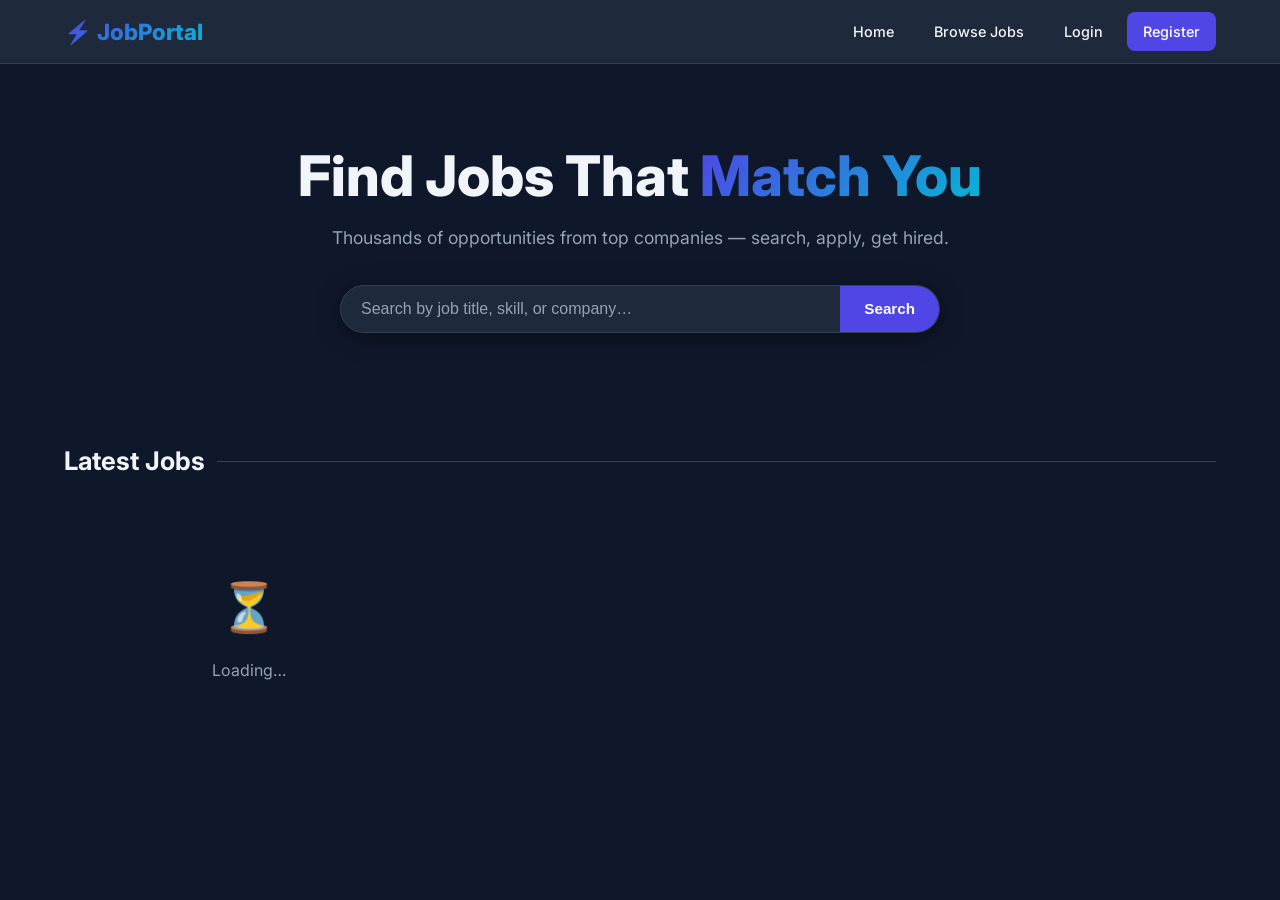
<file: backend/src/main/resources/static/index.html>
<!DOCTYPE html>
<html lang="en">
<head>
  <meta charset="UTF-8">
  <meta name="viewport" content="width=device-width, initial-scale=1.0">
  <title>JobPortal — Find Your Dream Job</title>
  <meta name="description" content="Browse thousands of job listings and apply instantly on JobPortal.">
  <link rel="preconnect" href="https://fonts.googleapis.com">
  <link href="https://fonts.googleapis.com/css2?family=Inter:wght@400;500;600;700;800&display=swap" rel="stylesheet">
  <link rel="stylesheet" href="style.css">
</head>
<body>

<!-- ── Navbar ── -->
<nav>
  <span class="nav-brand">⚡ JobPortal</span>
  <div class="nav-links" id="nav-links"></div>
</nav>

<!-- ── Hero ── -->
<section class="hero">
  <h1>Find Jobs That <span>Match You</span></h1>
  <p>Thousands of opportunities from top companies — search, apply, get hired.</p>
  <div class="search-bar">
    <input id="search-input" type="text" placeholder="Search by job title, skill, or company…" />
    <button id="search-btn" onclick="searchJobs()">Search</button>
  </div>
</section>

<!-- ── Job Listings ── -->
<section class="section">
  <h2 class="section-title">Latest Jobs</h2>
  <div class="grid" id="jobs-grid">
    <div class="empty-state"><div class="big">⏳</div>Loading jobs…</div>
  </div>
</section>

<script src="app.js"></script>
<script>
  // Render nav based on login state
  renderNav('nav-links');

  // Load all jobs on page load
  async function loadJobs(title = '') {
    const grid = document.getElementById('jobs-grid');
    grid.innerHTML = '<div class="empty-state"><div class="big">⏳</div>Loading…</div>';

    const url = title ? `/jobs?title=${encodeURIComponent(title)}` : '/jobs';
    const res = await apiFetch(url);
    const jobs = await res.json();

    if (!jobs.length) {
      grid.innerHTML = '<div class="empty-state"><div class="big">🔍</div>No jobs found.</div>';
      return;
    }

    // Inside index.html - loadJobs function
grid.innerHTML = jobs.map(j => `
  <div class="card" onclick="window.location='/jobs.html#${j.id}'">
    <div class="card-title">${j.title}</div>
    <div class="card-company">${j.company}</div>
    <div class="card-meta">
      <span class="tag">📍 ${j.location}</span>
      <span class="tag">💼 ${j.type}</span>
    </div>
    <div class="card-desc">${j.description || 'No description provided.'}</div>
    <div class="card-footer">
      <span class="card-date">${formatDate(j.postedDate)}</span>
      <a href="jobs.html#${j.id}" class="btn btn-primary btn-sm">View →</a>
    </div>
  </div>
`).join('');
  }

  function searchJobs() {
    const q = document.getElementById('search-input').value.trim();
    loadJobs(q);
  }

  // Allow search on Enter key
  document.getElementById('search-input').addEventListener('keydown', e => {
    if (e.key === 'Enter') searchJobs();
  });

  loadJobs();
</script>
</body>
</html>
</file>
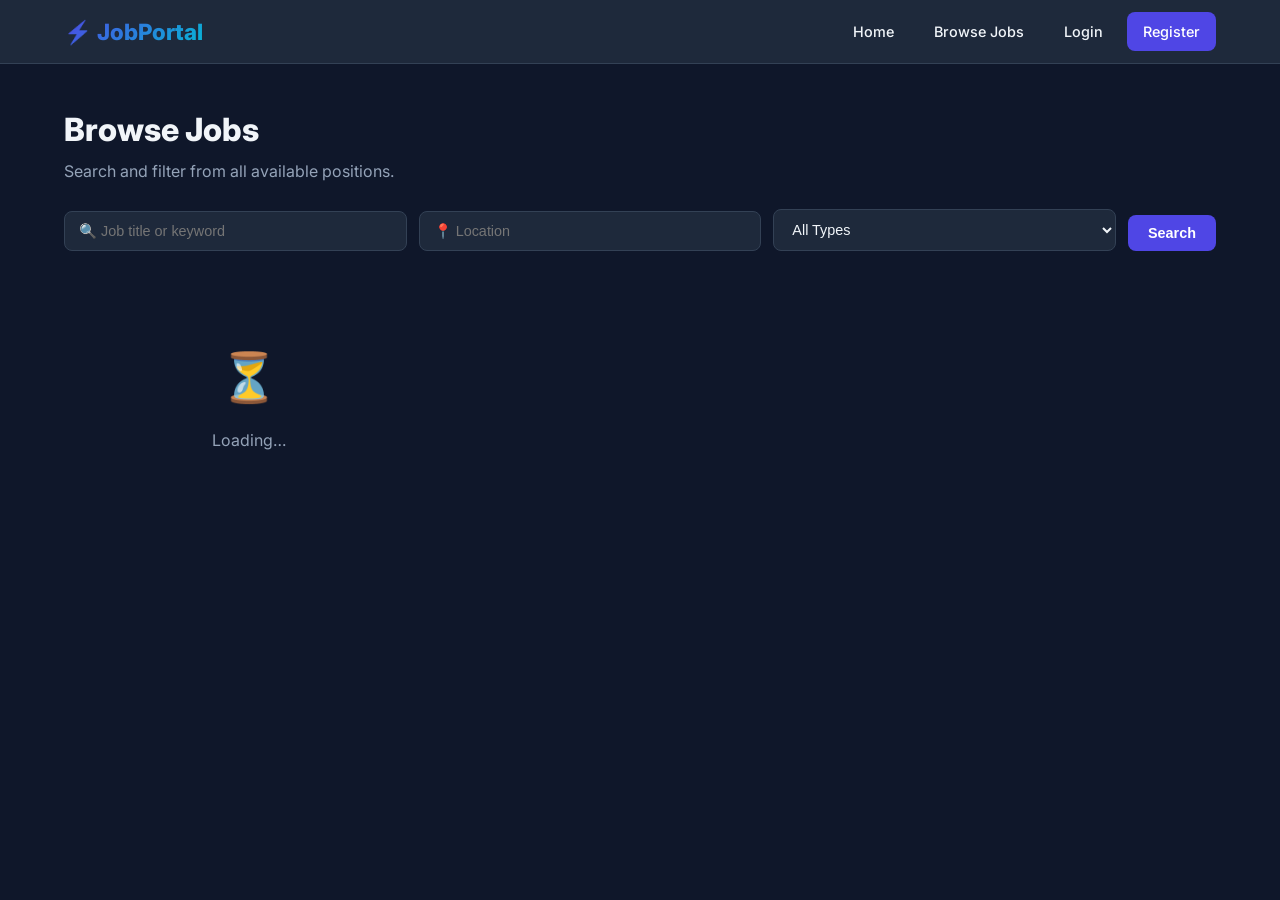
<file: backend/src/main/resources/static/jobs.html>
<!DOCTYPE html>
<html lang="en">
<head>
  <meta charset="UTF-8">
  <meta name="viewport" content="width=device-width, initial-scale=1.0">
  <title>Browse Jobs — JobPortal</title>
  <meta name="description" content="Search and filter job listings on JobPortal.">
  <link rel="preconnect" href="https://fonts.googleapis.com">
  <link href="https://fonts.googleapis.com/css2?family=Inter:wght@400;500;600;700;800&display=swap" rel="stylesheet">
  <link rel="stylesheet" href="style.css">
</head>
<body>

<nav>
  <span class="nav-brand">⚡ JobPortal</span>
  <div class="nav-links" id="nav-links"></div>
</nav>

<div class="dashboard-header">
  <h1>Browse Jobs</h1>
  <p>Search and filter from all available positions.</p>
</div>

<!-- ── Filters ── -->
<div class="filter-row">
  <input id="f-title"    type="text"   placeholder="🔍 Job title or keyword">
  <input id="f-location" type="text"   placeholder="📍 Location">
  <select id="f-type">
    <option value="">All Types</option>
    <option>Full-time</option>
    <option>Part-time</option>
    <option>Internship</option>
    <option>Remote</option>
  </select>
  <button class="btn btn-primary" onclick="loadJobs()">Search</button>
</div>

<!-- ── Job Grid ── -->
<div class="section" style="padding-top:0">
  <div class="grid" id="jobs-grid">
    <div class="empty-state"><div class="big">⏳</div>Loading…</div>
  </div>
</div>

<!-- ── Apply Modal ── -->
<div id="modal-overlay" style="display:none;position:fixed;inset:0;background:rgba(0,0,0,.6);z-index:200;align-items:center;justify-content:center;">
  <div style="background:var(--surface);border:1px solid var(--surface2);border-radius:var(--radius);padding:32px;max-width:480px;width:90%">
    <h3 id="modal-title" style="margin-bottom:8px;font-size:1.2rem;"></h3>
    <p id="modal-company" style="color:var(--accent);margin-bottom:12px;"></p>
    <p id="modal-desc" style="color:var(--muted);font-size:0.9rem;margin-bottom:24px;"></p>
    <div id="modal-actions" style="display:flex;gap:12px;flex-wrap:wrap;"></div>
    <button onclick="closeModal()" class="btn btn-outline mt-4" style="margin-top:12px;">Close</button>
  </div>
</div>

<script src="app.js"></script>
<script>
    renderNav('nav-links');
    const user = getUser();
    let selectedJob = null;

    async function loadJobs() {
      const grid = document.getElementById('jobs-grid');
      grid.innerHTML = '<div class="empty-state"><div class="big">⏳</div>Loading…</div>';

      const params = new URLSearchParams({
        title:    document.getElementById('f-title').value.trim(),
        location: document.getElementById('f-location').value.trim(),
        type:     document.getElementById('f-type').value,
      });

      const res  = await apiFetch('/jobs?' + params);
      const jobs = await res.json();

      if (!jobs.length) {
        grid.innerHTML = '<div class="empty-state"><div class="big">🔍</div>No jobs found.</div>';
        return;
      }

      grid.innerHTML = jobs.map(j => `
        <div class="card" onclick="openJob(${JSON.stringify(j).replace(/"/g,'&quot;')})">
          <div class="card-title">${j.title}</div>
          <div class="card-company">${j.company}</div>
          <div class="card-meta">
            <span class="tag">📍 ${j.location}</span>
            <span class="tag">💼 ${j.type}</span>
          </div>
          <div class="card-desc">${j.description || 'No description.'}</div>
          <div class="card-footer">
            <span class="card-date">${formatDate(j.postedDate)}</span>
            <span class="btn btn-primary btn-sm">View Details →</span>
          </div>
        </div>
      `).join('');
    }

    function openJob(job) {
      selectedJob = job;
      document.getElementById('modal-title').textContent   = job.title;
      document.getElementById('modal-company').textContent = job.company + ' · ' + job.location + ' · ' + job.type;
      document.getElementById('modal-desc').textContent    = job.description || 'No description provided.';

      const actions = document.getElementById('modal-actions');
      if (user && user.role === 'seeker') {
        actions.innerHTML = `<button class="btn btn-primary" onclick="applyNow(${job.id})">✅ Apply Now</button>`;
      } else if (!user) {
        actions.innerHTML = `<a href="login.html" class="btn btn-primary">Login to Apply</a>`;
      } else {
        actions.innerHTML = `<span class="text-muted text-sm">You cannot apply as a ${user.role}.</span>`;
      }

      const overlay = document.getElementById('modal-overlay');
      overlay.style.display = 'flex';
    }

    function closeModal() {
      document.getElementById('modal-overlay').style.display = 'none';
    }

    async function applyNow(jobId) {
      const btn = document.querySelector('#modal-actions button');
      btn.textContent = 'Applying…';
      btn.disabled = true;

      const res = await apiFetch('/applications', { method: 'POST', body: JSON.stringify({ jobId }) });
      const data = await res.json();

      if (res.ok) {
        btn.textContent = '✅ Applied!';
        btn.className = 'btn btn-success';
      } else {
        btn.textContent = data.error || 'Failed';
        btn.disabled = false;
      }
    }

    // ── Debounced Live Search ─────────────────────────────────────────────────
    // debounce() returns a new function that delays calling 'fn' until the user
    // has stopped triggering it for 'delay' milliseconds.
    // This prevents sending an API request on every single keystroke.
    function debounce(fn, delay) {
      let timer; // stores the timeout reference
      return function () {
        clearTimeout(timer);             // cancel the previous scheduled call
        timer = setTimeout(fn, delay);  // schedule a new call after 'delay' ms
      };
    }

    // Wrap loadJobs in a 500ms debounce — results update while typing
    const debouncedSearch = debounce(loadJobs, 500);

    // Listen for any keystroke in the title and location text inputs
    document.getElementById('f-title').addEventListener('input', debouncedSearch);
    document.getElementById('f-location').addEventListener('input', debouncedSearch);
    // Listen for changes on the type dropdown (fires immediately on selection change)
    document.getElementById('f-type').addEventListener('change', loadJobs);

    loadJobs();
</script>
</body>
</html>
</file>
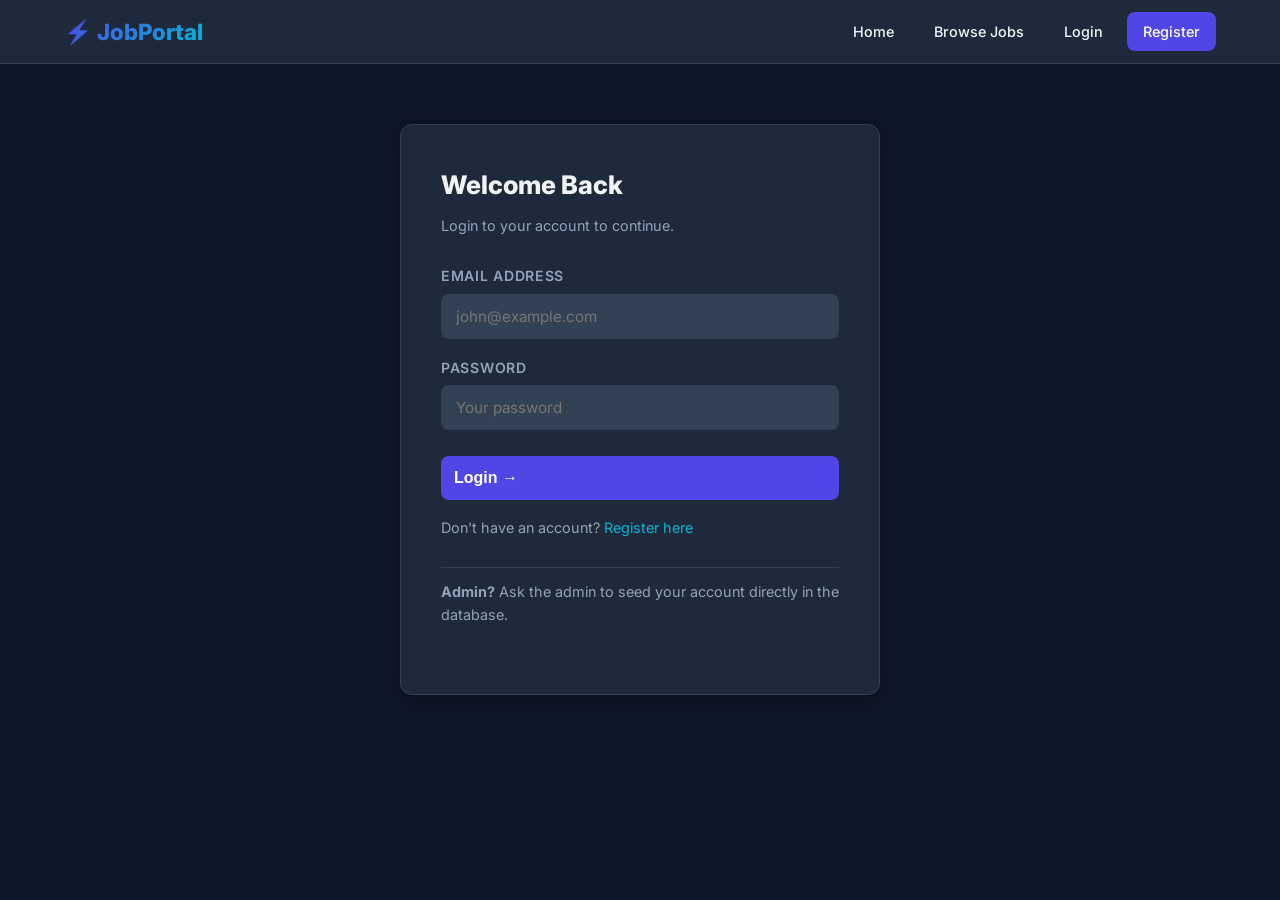
<file: backend/src/main/resources/static/login.html>
<!DOCTYPE html>
<html lang="en">
<head>
  <meta charset="UTF-8">
  <meta name="viewport" content="width=device-width, initial-scale=1.0">
  <title>Login — JobPortal</title>
  <meta name="description" content="Login to your JobPortal account.">
  <link rel="preconnect" href="https://fonts.googleapis.com">
  <link href="https://fonts.googleapis.com/css2?family=Inter:wght@400;500;600;700;800&display=swap" rel="stylesheet">
  <link rel="stylesheet" href="style.css">
</head>
<body>

<nav>
    <span class="nav-brand">⚡ JobPortal</span>
    <div class="nav-links" id="nav-links"></div>
</nav>

<div class="form-card">
  <h2>Welcome Back</h2>
  <p>Login to your account to continue.</p>

  <div id="error-msg" style="color:var(--danger);margin-bottom:12px;display:none;"></div>

  <form id="login-form" onsubmit="handleLogin(event)">
    <div class="form-group">
      <label for="email">Email Address</label>
      <input id="email" type="email" placeholder="john@example.com" required>
    </div>

    <div class="form-group">
      <label for="password">Password</label>
      <input id="password" type="password" placeholder="Your password" required>
    </div>

    <button id="submit-btn" class="btn btn-primary form-submit" type="submit">Login →</button>
  </form>

  <p class="mt-4 text-sm text-muted">Don't have an account? <a href="register.html">Register here</a></p>

  <p class="mt-4 text-sm text-muted" style="border-top:1px solid var(--surface2);padding-top:12px;">
    <strong>Admin?</strong> Ask the admin to seed your account directly in the database.
  </p>
</div>

<script src="app.js"></script>
<script>
    renderNav('nav-links');

  // If already logged in, redirect to correct dashboard
  const existing = getUser();
  if (existing) {
    if (existing.role === 'seeker')   window.location.href = 'seeker-dashboard.html';
    if (existing.role === 'employer') window.location.href = 'employer-dashboard.html';
    if (existing.role === 'admin')    window.location.href = 'admin-dashboard.html';
  }

  async function handleLogin(e) {
    e.preventDefault();
    const errorEl = document.getElementById('error-msg');
    const btn     = document.getElementById('submit-btn');

    errorEl.style.display = 'none';
    btn.textContent = 'Logging in…';
    btn.disabled = true;

    const body = {
      email:    document.getElementById('email').value.trim(),
      password: document.getElementById('password').value,
    };

    try {
      const res  = await apiFetch('/auth/login', { method: 'POST', body: JSON.stringify(body) });
      const data = await res.json();

      if (!res.ok) {
        errorEl.textContent = data.error || 'Login failed.';
        errorEl.style.display = 'block';
      } else {
        // Store user info in localStorage
        localStorage.setItem('user', JSON.stringify(data));

        // Route to correct dashboard by role
        if (data.role === 'SEEKER')   window.location.href = 'seeker-dashboard.html';
        if (data.role === 'EMPLOYER') window.location.href = 'employer-dashboard.html';
        if (data.role === 'ADMIN')    window.location.href = 'admin-dashboard.html';
      }
    } catch(err) {
      errorEl.textContent = 'Cannot reach server. Is the backend running?';
      errorEl.style.display = 'block';
    }

    btn.textContent = 'Login →';
    btn.disabled = false;
  }
</script>
</body>
</html>
</file>
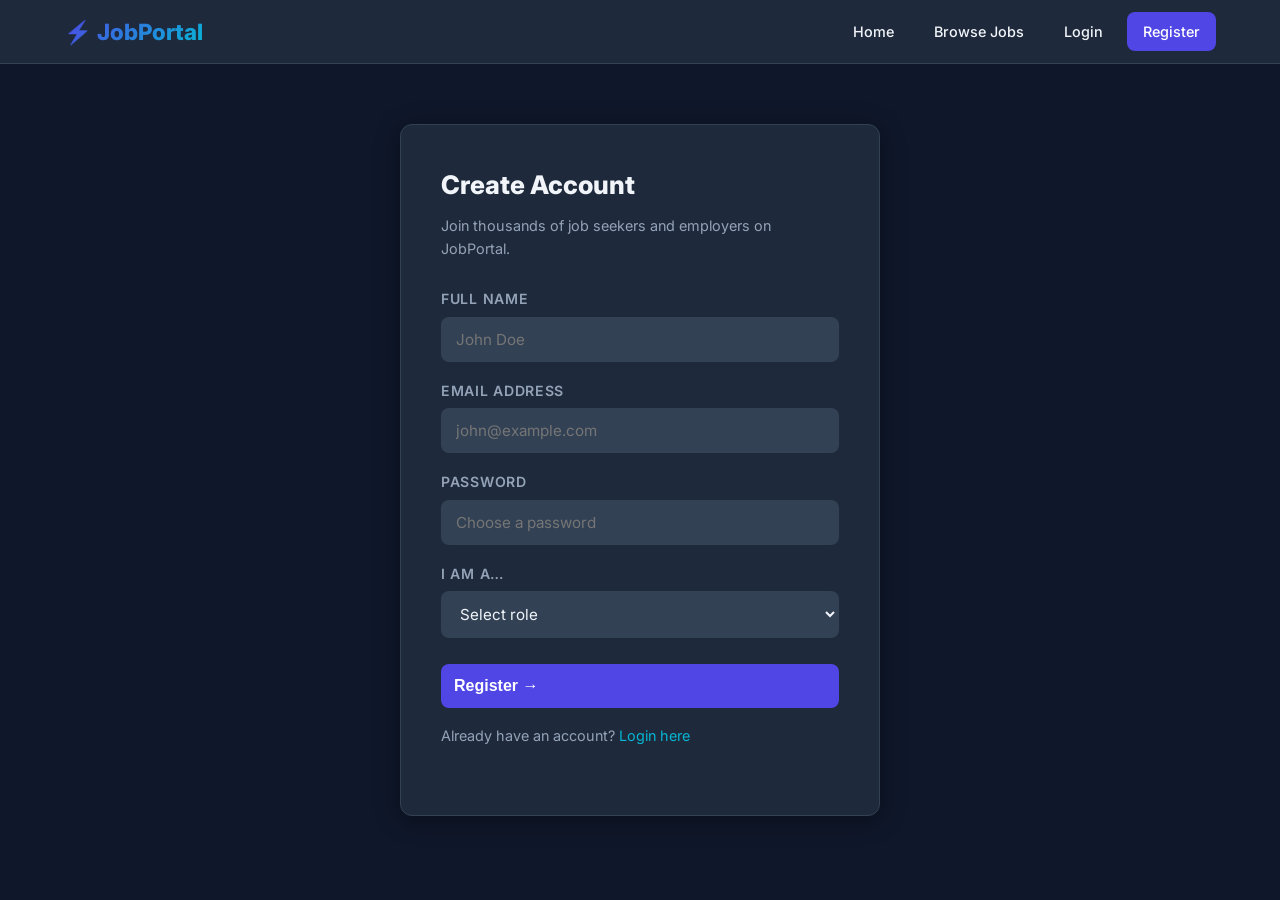
<file: backend/src/main/resources/static/register.html>
<!DOCTYPE html>
<html lang="en">
<head>
  <meta charset="UTF-8">
  <meta name="viewport" content="width=device-width, initial-scale=1.0">
  <title>Register — JobPortal</title>
  <meta name="description" content="Create your JobPortal account as a Job Seeker or Employer.">
  <link rel="preconnect" href="https://fonts.googleapis.com">
  <link href="https://fonts.googleapis.com/css2?family=Inter:wght@400;500;600;700;800&display=swap" rel="stylesheet">
  <link rel="stylesheet" href="style.css">
</head>
<body>

<nav>
    <span class="nav-brand">⚡ JobPortal</span>
    <div class="nav-links" id="nav-links"></div>
</nav>

<div class="form-card">
  <h2>Create Account</h2>
  <p>Join thousands of job seekers and employers on JobPortal.</p>

  <div id="error-msg" style="color:var(--danger);margin-bottom:12px;display:none;"></div>
  <div id="success-msg" style="color:var(--success);margin-bottom:12px;display:none;"></div>

  <form id="register-form" onsubmit="handleRegister(event)">
    <div class="form-group">
      <label for="name">Full Name</label>
      <input id="name" type="text" placeholder="John Doe" pattern="[A-Za-z\s]+" title="Name should only contain letters and spaces" minlength="2" required>
    </div>

    <div class="form-group">
      <label for="email">Email Address</label>
      <input id="email" type="email" placeholder="john@example.com" required>
    </div>

    <div class="form-group">
      <label for="password">Password</label>
      <input id="password" type="password" placeholder="Choose a password" minlength="6" required>
    </div>

    <div class="form-group">
      <label for="role">I am a…</label>
      <select id="role" required>
        <option value="">Select role</option>
        <option value="seeker">Job Seeker</option>
        <option value="employer">Employer</option>
      </select>
    </div>

    <button id="submit-btn" class="btn btn-primary form-submit" type="submit">Register →</button>
  </form>

  <p class="mt-4 text-sm text-muted">Already have an account? <a href="login.html">Login here</a></p>
</div>

<script src="app.js"></script>
<script>
    renderNav('nav-links');

  async function handleRegister(e) {
    e.preventDefault();
    const errorEl   = document.getElementById('error-msg');
    const successEl = document.getElementById('success-msg');
    const btn       = document.getElementById('submit-btn');

    errorEl.style.display = 'none';
    successEl.style.display = 'none';
    btn.textContent = 'Registering…';
    btn.disabled = true;

    const body = {
      name:     document.getElementById('name').value.trim(),
      email:    document.getElementById('email').value.trim(),
      password: document.getElementById('password').value,
      role:     document.getElementById('role').value,
    };

    try {
      const res  = await apiFetch('/auth/signup', { method: 'POST', body: JSON.stringify(body) });
      const data = await res.json();

      if (!res.ok) {
        errorEl.textContent = data.error || 'Registration failed. Try again.';
        errorEl.style.display = 'block';
      } else {
        successEl.textContent = '✅ Account created! Redirecting to login…';
        successEl.style.display = 'block';
        setTimeout(() => window.location.href = 'login.html', 1500);
      }
    } catch (err) {
      console.error('Registration error:', err);
      errorEl.textContent = 'Cannot reach server. Is the backend running?';
      errorEl.style.display = 'block';
    }

    btn.textContent = 'Register →';
    btn.disabled = false;
  }
</script>
</body>
</html>
</file>
<file: backend/src/main/resources/static/style.css>
/* ── Reset & Variables ──────────────────────────────────────────────────── */
*, *::before, *::after { box-sizing: border-box; margin: 0; padding: 0; }

:root {
  --primary:    #4f46e5;   /* indigo-600  */
  --primary-dk: #3730a3;   /* indigo-700  */
  --accent:     #06b6d4;   /* cyan-500    */
  --bg:         #0f172a;   /* slate-900   */
  --surface:    #1e293b;   /* slate-800   */
  --surface2:   #334155;   /* slate-700   */
  --text:       #f1f5f9;   /* slate-100   */
  --muted:      #94a3b8;   /* slate-400   */
  --success:    #22c55e;
  --danger:     #ef4444;
  --warn:       #f59e0b;
  --radius:     12px;
  --shadow:     0 4px 24px rgba(0,0,0,.4);
}

html { scroll-behavior: smooth; }

body {
  font-family: 'Inter', sans-serif;
  background: var(--bg);
  color: var(--text);
  min-height: 100vh;
  line-height: 1.6;
}

a { color: var(--accent); text-decoration: none; }
a:hover { text-decoration: underline; }

/* ── Navbar ─────────────────────────────────────────────────────────────── */
nav {
  background: var(--surface);
  border-bottom: 1px solid var(--surface2);
  padding: 0 5%;
  display: flex;
  align-items: center;
  justify-content: space-between;
  height: 64px;
  position: sticky;
  top: 0;
  z-index: 100;
  backdrop-filter: blur(8px);
}

.nav-brand {
  font-size: 1.4rem;
  font-weight: 800;
  background: linear-gradient(135deg, var(--primary), var(--accent));
  -webkit-background-clip: text;
  -webkit-text-fill-color: transparent;
  background-clip: text;
}

.nav-links { display: flex; gap: 8px; align-items: center; }
.nav-links a, .nav-links button {
  color: var(--text);
  padding: 8px 16px;
  border-radius: 8px;
  font-size: 0.9rem;
  font-weight: 500;
  border: none;
  background: transparent;
  cursor: pointer;
  transition: background 0.2s;
}
.nav-links a:hover, .nav-links button:hover {
  background: var(--surface2);
  text-decoration: none;
}
.nav-links .btn-primary { background: var(--primary); color: #fff; }
.nav-links .btn-primary:hover { background: var(--primary-dk); }

/* ── Hero ───────────────────────────────────────────────────────────────── */
.hero {
  padding: 80px 5% 60px;
  text-align: center;
}
.hero h1 {
  font-size: clamp(2rem, 5vw, 3.5rem);
  font-weight: 800;
  line-height: 1.15;
  margin-bottom: 16px;
}
.hero h1 span {
  background: linear-gradient(135deg, var(--primary), var(--accent));
  -webkit-background-clip: text;
  -webkit-text-fill-color: transparent;
  background-clip: text;
}
.hero p { color: var(--muted); font-size: 1.1rem; margin-bottom: 32px; }

/* ── Search Bar ─────────────────────────────────────────────────────────── */
.search-bar {
  display: flex;
  max-width: 600px;
  margin: 0 auto;
  background: var(--surface);
  border: 1px solid var(--surface2);
  border-radius: 50px;
  overflow: hidden;
  box-shadow: var(--shadow);
}
.search-bar input {
  flex: 1;
  padding: 14px 20px;
  background: transparent;
  border: none;
  color: var(--text);
  font-size: 1rem;
  outline: none;
}
.search-bar input::placeholder { color: var(--muted); }
.search-bar button {
  padding: 12px 24px;
  background: var(--primary);
  color: #fff;
  border: none;
  cursor: pointer;
  font-weight: 600;
  font-size: 0.95rem;
  transition: background 0.2s;
}
.search-bar button:hover { background: var(--primary-dk); }

/* ── Section ────────────────────────────────────────────────────────────── */
.section { padding: 48px 5%; }
.section-title {
  font-size: 1.6rem;
  font-weight: 700;
  margin-bottom: 28px;
  display: flex;
  align-items: center;
  gap: 12px;
}
.section-title::after {
  content: '';
  flex: 1;
  height: 1px;
  background: var(--surface2);
}

/* ── Job Card Grid ──────────────────────────────────────────────────────── */
.grid {
  display: grid;
  grid-template-columns: repeat(auto-fill, minmax(300px, 1fr));
  gap: 20px;
}

.card {
  background: var(--surface);
  border: 1px solid var(--surface2);
  border-radius: var(--radius);
  padding: 24px;
  transition: transform 0.2s, border-color 0.2s, box-shadow 0.2s;
  cursor: pointer;
  position: relative;
  overflow: hidden;
}
.card::before {
  content: '';
  position: absolute;
  top: 0; left: 0;
  width: 4px; height: 100%;
  background: linear-gradient(180deg, var(--primary), var(--accent));
  opacity: 0;
  transition: opacity 0.2s;
}
.card:hover {
  transform: translateY(-3px);
  border-color: var(--primary);
  box-shadow: var(--shadow);
}
.card:hover::before { opacity: 1; }

.card-title { font-size: 1.1rem; font-weight: 700; margin-bottom: 4px; }
.card-company { color: var(--accent); font-weight: 600; margin-bottom: 12px; font-size: 0.9rem; }
.card-meta {
  display: flex;
  flex-wrap: wrap;
  gap: 8px;
  margin-bottom: 16px;
}
.tag {
  background: var(--surface2);
  color: var(--muted);
  padding: 4px 10px;
  border-radius: 20px;
  font-size: 0.78rem;
  font-weight: 500;
}
.card-desc {
  color: var(--muted);
  font-size: 0.88rem;
  line-height: 1.5;
  display: -webkit-box;
  -webkit-line-clamp: 2;
  -webkit-box-orient: vertical;
  overflow: hidden;
  margin-bottom: 16px;
}
.card-footer { display: flex; justify-content: space-between; align-items: center; }
.card-date { color: var(--muted); font-size: 0.8rem; }

/* ── Buttons ────────────────────────────────────────────────────────────── */
.btn {
  display: inline-flex;
  align-items: center;
  gap: 6px;
  padding: 10px 20px;
  border-radius: 8px;
  font-size: 0.9rem;
  font-weight: 600;
  border: none;
  cursor: pointer;
  transition: all 0.2s;
  text-decoration: none;
}
.btn-primary  { background: var(--primary); color: #fff; }
.btn-primary:hover { background: var(--primary-dk); color: #fff; text-decoration: none; }
.btn-accent   { background: var(--accent); color: #0f172a; }
.btn-accent:hover { opacity: 0.85; }
.btn-danger   { background: var(--danger); color: #fff; }
.btn-danger:hover { opacity: 0.85; }
.btn-success  { background: var(--success); color: #0f172a; }
.btn-success:hover { opacity: 0.85; }
.btn-outline  { background: transparent; color: var(--text); border: 1px solid var(--surface2); }
.btn-outline:hover { background: var(--surface2); }
.btn-sm { padding: 6px 14px; font-size: 0.8rem; }

/* ── Forms ──────────────────────────────────────────────────────────────── */
.form-card {
  max-width: 480px;
  margin: 60px auto;
  background: var(--surface);
  border: 1px solid var(--surface2);
  border-radius: var(--radius);
  padding: 40px;
  box-shadow: var(--shadow);
}
.form-card h2 {
  font-size: 1.6rem;
  font-weight: 800;
  margin-bottom: 8px;
}
.form-card p { color: var(--muted); margin-bottom: 28px; font-size: 0.9rem; }

.form-group { margin-bottom: 18px; }
.form-group label {
  display: block;
  margin-bottom: 6px;
  font-size: 0.88rem;
  font-weight: 600;
  color: var(--muted);
  text-transform: uppercase;
  letter-spacing: 0.05em;
}
.form-group input,
.form-group select,
.form-group textarea {
  width: 100%;
  padding: 12px 14px;
  background: var(--surface2);
  border: 1px solid transparent;
  border-radius: 8px;
  color: var(--text);
  font-size: 0.95rem;
  font-family: inherit;
  outline: none;
  transition: border-color 0.2s;
}
.form-group input:focus,
.form-group select:focus,
.form-group textarea:focus {
  border-color: var(--primary);
}
.form-group select option { background: var(--surface); }
.form-group textarea { min-height: 100px; resize: vertical; }

.form-submit { width: 100%; padding: 13px; font-size: 1rem; margin-top: 8px; border-radius: 8px; }

/* ── Status Badges ──────────────────────────────────────────────────────── */
.badge {
  display: inline-block;
  padding: 4px 12px;
  border-radius: 20px;
  font-size: 0.78rem;
  font-weight: 700;
  text-transform: uppercase;
  letter-spacing: 0.05em;
}
.badge-applied      { background: rgba(79,70,229,.2);  color: #818cf8; }
.badge-shortlisted  { background: rgba(34,197,94,.2);  color: #4ade80; }
.badge-rejected     { background: rgba(239,68,68,.2);  color: #f87171; }

/* ── Tables ─────────────────────────────────────────────────────────────── */
.table-wrap {
  overflow-x: auto;
  border-radius: var(--radius);
  border: 1px solid var(--surface2);
}
table {
  width: 100%;
  border-collapse: collapse;
  font-size: 0.9rem;
}
thead { background: var(--surface2); }
th {
  padding: 14px 16px;
  text-align: left;
  font-weight: 700;
  color: var(--muted);
  text-transform: uppercase;
  font-size: 0.75rem;
  letter-spacing: 0.08em;
}
td {
  padding: 14px 16px;
  border-top: 1px solid var(--surface2);
  vertical-align: middle;
}
tr:hover td { background: rgba(255,255,255,.03); }

/* ── Dashboard Layout ───────────────────────────────────────────────────── */
.dashboard-header {
  padding: 40px 5% 24px;
}
.dashboard-header h1 { font-size: 2rem; font-weight: 800; }
.dashboard-header p  { color: var(--muted); margin-top: 4px; }

.stats-row {
  display: flex;
  flex-wrap: wrap;
  gap: 16px;
  padding: 0 5% 32px;
}
.stat-card {
  background: var(--surface);
  border: 1px solid var(--surface2);
  border-radius: var(--radius);
  padding: 20px 28px;
  flex: 1;
  min-width: 160px;
}
.stat-card .stat-value { font-size: 2rem; font-weight: 800; }
.stat-card .stat-label { color: var(--muted); font-size: 0.85rem; margin-top: 4px; }

/* ── Filter Row ─────────────────────────────────────────────────────────── */
.filter-row {
  display: flex;
  flex-wrap: wrap;
  gap: 12px;
  padding: 0 5% 28px;
  align-items: flex-end;
}
.filter-row input,
.filter-row select {
  flex: 1;
  min-width: 140px;
  padding: 11px 14px;
  background: var(--surface);
  border: 1px solid var(--surface2);
  border-radius: 8px;
  color: var(--text);
  font-size: 0.9rem;
  outline: none;
}
.filter-row input:focus,
.filter-row select:focus { border-color: var(--primary); }

/* ── Empty / Loading State ──────────────────────────────────────────────── */
.empty-state {
  text-align: center;
  padding: 60px 20px;
  color: var(--muted);
}
.empty-state .big { font-size: 3rem; margin-bottom: 12px; }

/* ── Utility ────────────────────────────────────────────────────────────── */
.container { max-width: 1200px; margin: 0 auto; padding: 0 5%; }
.mt-4  { margin-top: 1rem; }
.mt-8  { margin-top: 2rem; }
.mb-4  { margin-bottom: 1rem; }
.flex  { display: flex; }
.gap-2 { gap: 8px; }
.gap-4 { gap: 16px; }
.items-center { align-items: center; }
.justify-between { justify-content: space-between; }
.text-muted { color: var(--muted); }
.text-sm    { font-size: 0.85rem; }

/* ── Responsive ─────────────────────────────────────────────────────────── */
@media (max-width: 640px) {
  .hero { padding: 50px 5% 40px; }
  .form-card { margin: 30px 16px; padding: 28px 20px; }
  .stats-row { flex-direction: column; }
  .filter-row { flex-direction: column; }
}
</file>
